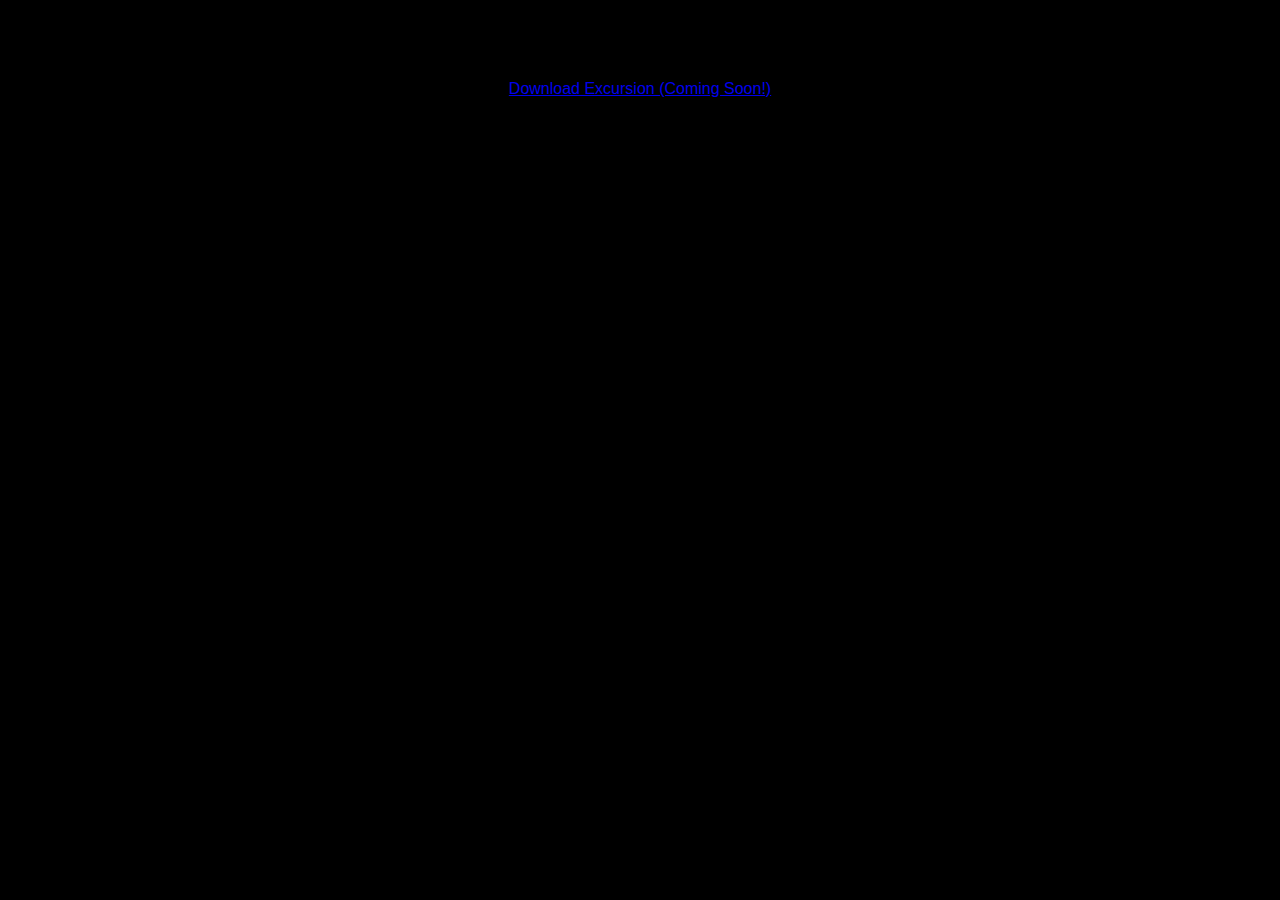
<file: index.html>
<!DOCTYPE html>
<html lang="en">
  <head>
    <meta charset="UTF-8" />
    <meta name="viewport" content="width=device-width, initial-scale=1.0" />
    <title>Excursion</title>
    <link rel="stylesheet" href="resources/css/style.css" />
  </head>
  <body>
    <h1>Discover hidden places in the world around you</h1>
    <p><a href="#">Download Excursion (Coming Soon!)</a></p>
  </body>
</html>
</file>
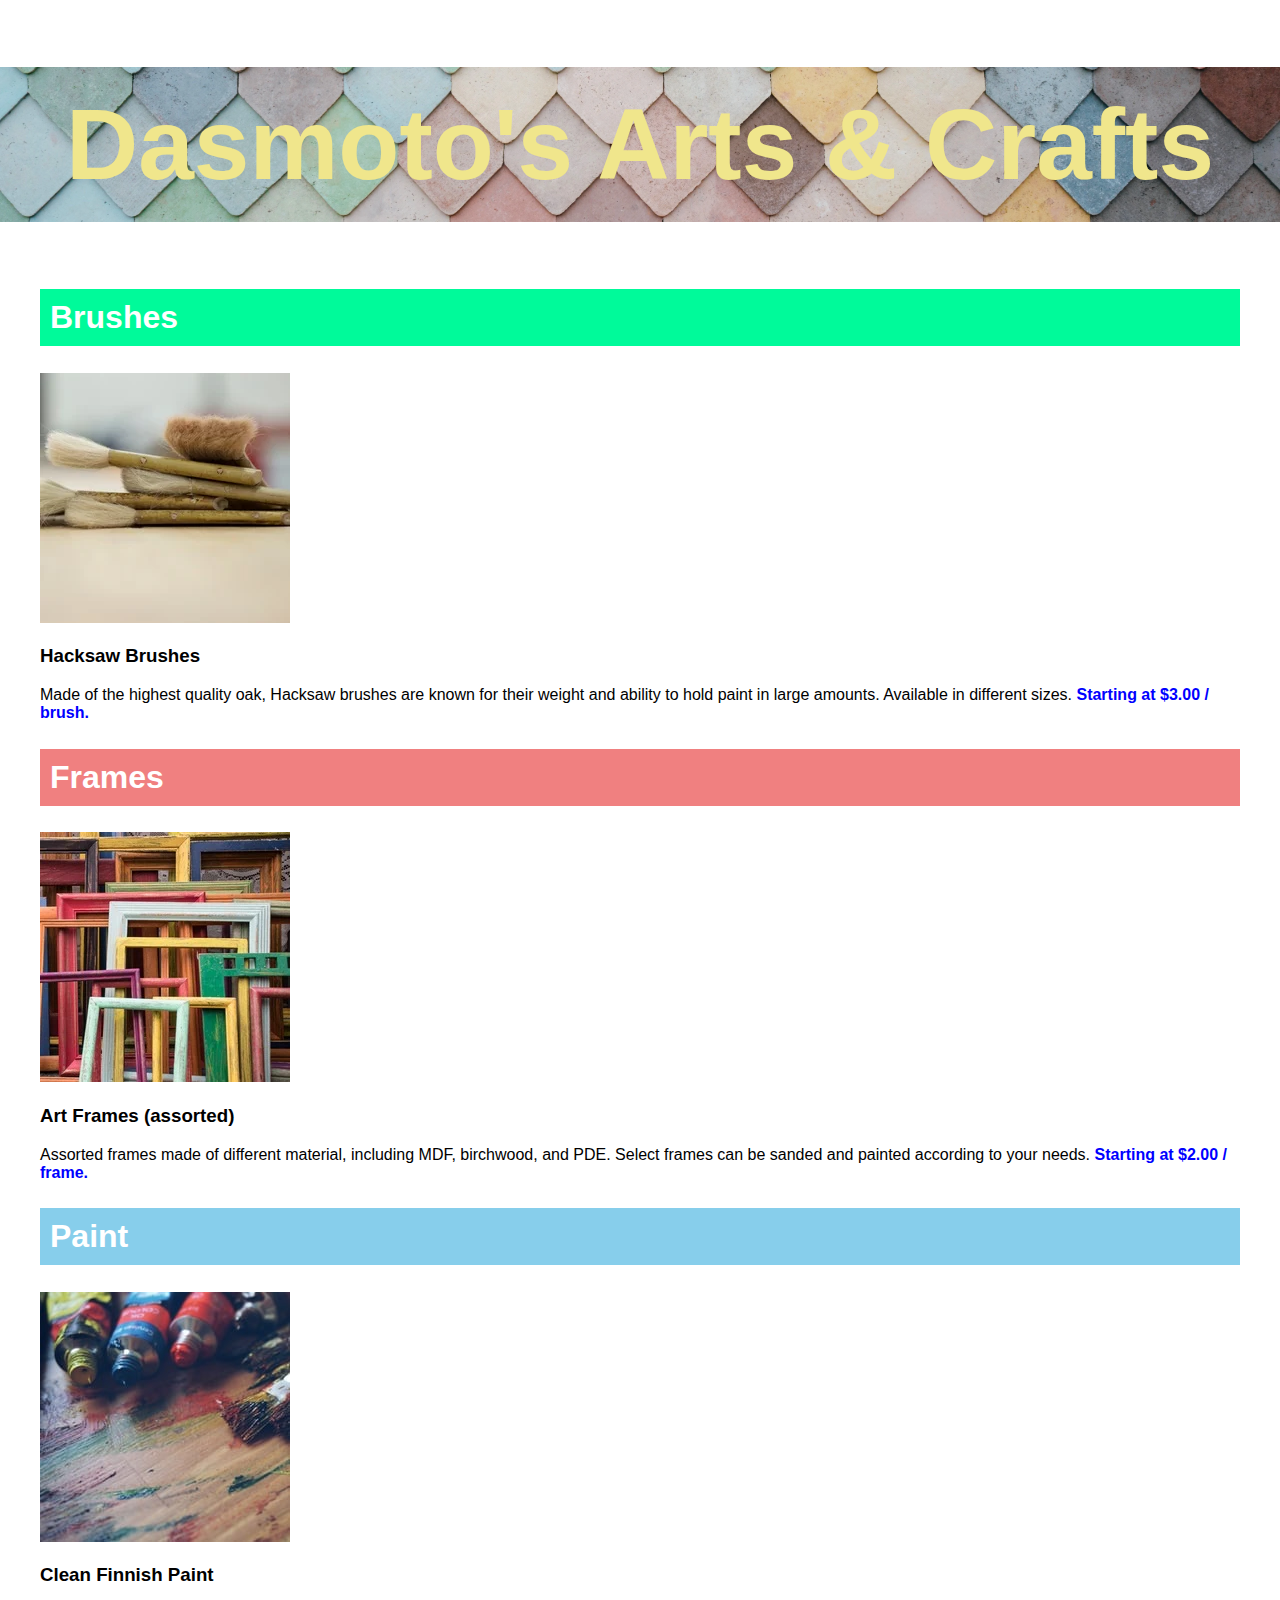
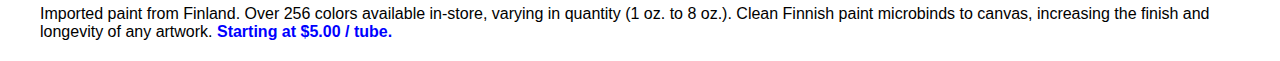
<file: dasmotos-arts/index.html>
<!DOCTYPE html>
<html lang="en">
  <head>
    <meta charset="UTF-8" />
    <meta name="viewport" content="width=device-width, initial-scale=1.0" />
    <title>Dasmoto's Arts & Crafts</title>
    <link rel="stylesheet" href="./resources/css/style.css" />
  </head>
  <body>
    <header>
      <h1>Dasmoto's Arts & Crafts</h1>
    </header>

    <main>
      <section class="item-section">
        <h2 class="brushes">Brushes</h2>
        <img
          src="./resources/images/image3.webp"
          alt="A stack of paintbrushes on a wooden surface."
        />
        <h3>Hacksaw Brushes</h3>
        <p>
          Made of the highest quality oak, Hacksaw brushes are known for their
          weight and ability to hold paint in large amounts. Available in
          different sizes. <span class="price">Starting at $3.00 / brush.</span>
        </p>
      </section>

      <section class="item-section">
        <h2 class="frames">Frames</h2>
        <img
          src="./resources/images/image2.webp"
          alt="A collection of assorted, multi-colored picture frames."
        />
        <h3>Art Frames (assorted)</h3>
        <p>
          Assorted frames made of different material, including MDF, birchwood,
          and PDE. Select frames can be sanded and painted according to your
          needs. <span class="price">Starting at $2.00 / frame.</span>
        </p>
      </section>

      <section class="item-section">
        <h2 class="paint">Paint</h2>
        <img
          src="./resources/images/image1.jpeg"
          alt="Tubes of paint lying on a painted surface."
        />
        <h3>Clean Finnish Paint</h3>
        <p>
          Imported paint from Finland. Over 256 colors available in-store,
          varying in quantity (1 oz. to 8 oz.). Clean Finnish paint microbinds
          to canvas, increasing the finish and longevity of any artwork.
          <span class="price">Starting at $5.00 / tube.</span>
        </p>
      </section>
    </main>
  </body>
</html>
</file>
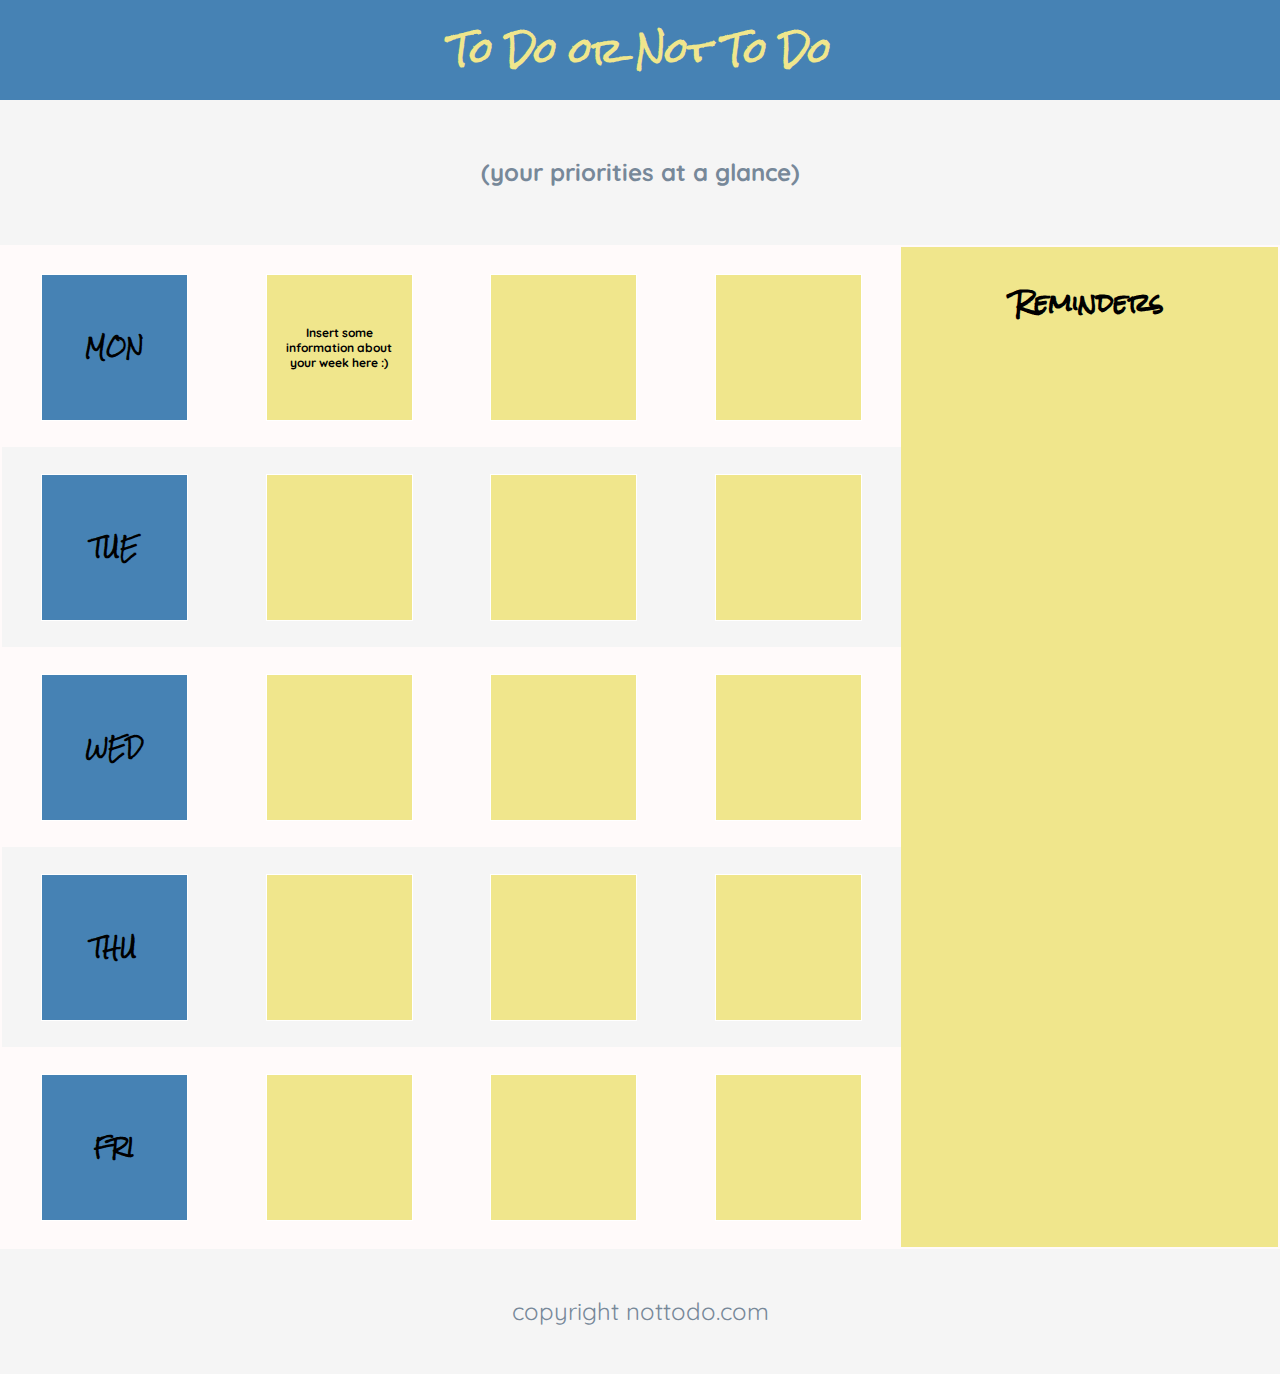
<file: Flexbox To-Do App/index.html>
<!DOCTYPE html>
<html>

<head>
  <title>To Do App</title>
  <link rel='stylesheet' href='style.css'>
  <link href='https://fonts.googleapis.com/css?family=Quicksand' rel='stylesheet'>
  <link href='https://fonts.googleapis.com/css?family=Rock+Salt' rel='stylesheet'>
</head>
<body>

  <!-- Header -->
  <div id='header'>
    <h1>To Do or Not To Do</h1>
    <h2 class='tagline'>(your priorities at a glance)</h2>
  </div>

  <!-- App Container -->
  <div class='container'>

    <!-- To Do Section -->
    <div class='week'>
      <div class='row secondary-background'>
        <div class='day square'><h3>MON</h3></div>
        <div class='task square'>
          <p> Insert some information about your week here :) </p>
        </div>
        <div class='task square'></div>
        <div class='task square'></div>
      </div>
      <div class='row'>
        <div class='day square'><h3>TUE</h3></div>
        <div class='task square'></div>
        <div class='task square'></div>
        <div class='task square'></div>
      </div>
      <div class='row secondary-background'>
        <div class='day square'><h3>WED</h3></div>
        <div class='task square'></div>
        <div class='task square'></div>
        <div class='task square'></div>
      </div>
      <div class='row'>
        <div class='day square'><h3>THU</h3></div>
        <div class='task square'></div>
        <div class='task square'></div>
        <div class='task square'></div>
      </div>
      <div class='row secondary-background'>
        <div class='day square'><h3>FRI</h3></div>
        <div class='task square'></div>
        <div class='task square'></div>
        <div class='task square'></div>
      </div>
    </div>

    <!-- Reminders Section -->
    <div class='reminders'>
      <h3>Reminders</h3>
    </div>
  </div>

  <!-- Footer -->
  <footer>
    <span class='tagline'>copyright nottodo.com</span>
  </footer>
</body>
</html>
</file>
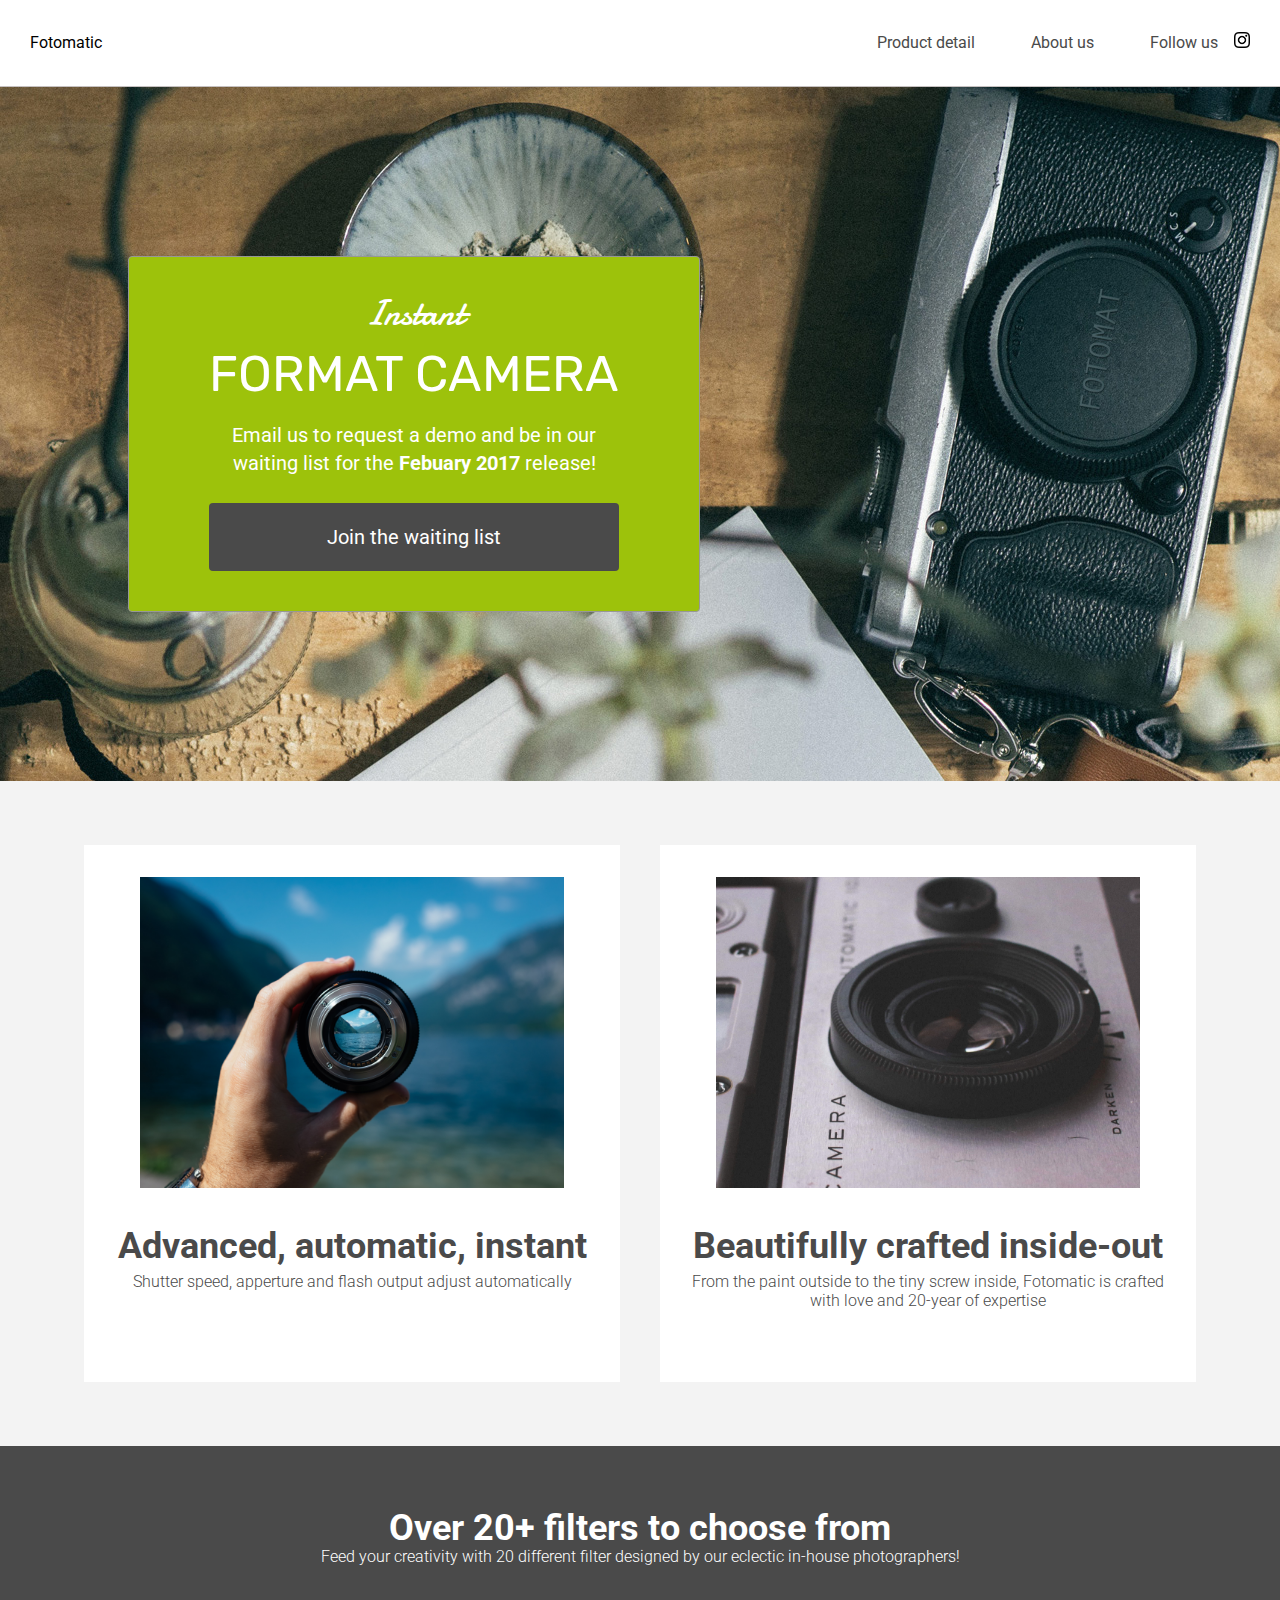
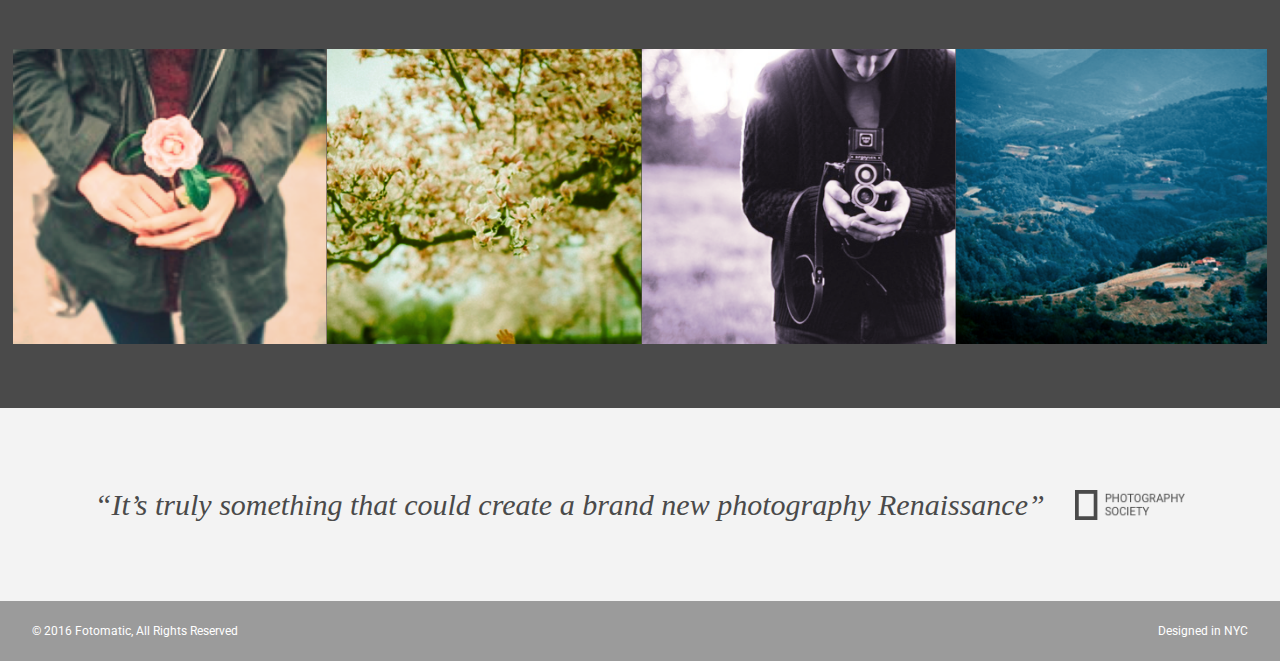
<file: Fotomatic/index.html>
<!DOCTYPE html>
<html>
<head>
  <link href="https://fonts.googleapis.com/css?family=Damion" rel="stylesheet">
  <link href="https://fonts.googleapis.com/css?family=Rubik" rel="stylesheet">
  <link href="https://fonts.googleapis.com/css?family=Roboto:300,400,600,700" rel="stylesheet">
  <link rel="stylesheet" href="./resources/css/reset.css">
  <link rel="stylesheet" href="./resources/css/style.css">
  <title>Fotomatic</title>
</head>
<body>
  <!-- Header -->
  <header>
    <div class="content">
      <a href="index.html" class="desktop logo">Fotomatic</a>
      <nav class="desktop">
        <ul>
          <li><a href="#">Product detail</a></li>
          <li><a href="#">About us</a></li>
          <li><a href="https://www.instagram.com/" target="_blank">Follow us <img class="icon" src="./resources/images/instagram.png"></a></li>
          <li><a href="#" class="button">Join us</a></li>
        </ul>
      </nav>
      <nav class="mobile">
        <ul>
          <li><a href="#"><img src="./resources/images/ic-logo.svg"></a></li>
          <li><a href="#"><img src="./resources/images/ic-product-detail.svg"></a></li>
          <li><a href="#"><img src="./resources/images/ic-about-us.svg"></a></li>
          <li><a href="#" class="button">Join us</a></li>
        </ul>
      </nav>
    </div>
  </header>

  <!-- Main Content -->
  <div class="main-content">

    <!-- Sign Up Section -->
    <div id="sign-up-section" class="banner">
      <div id="sign-up-cta">
        <div class="content center">
          <div class="header">
            <h2 class="cursive">Instant</h2>
            <h1 class="striking">FORMAT CAMERA</h1>
          </div>
          <div class="email">
            <span>
              Email us to request a demo and be in our waiting list for the <strong>Febuary 2017</strong> release!
            </span>
            <div class="button">Join the waiting list</div>
          </div>
        </div>
      </div>
    </div>

    <!-- Features Section -->
    <div id="features-section">
      <div class="feature">
        <div class="center">
          <div class="image-container">
            <img src="./resources/images/feature-1.png" />
          </div>
          <div class="content">
            <h2>Advanced, automatic, instant</h2>
            <h3>Shutter speed, apperture and flash output adjust automatically</h3>
          </div>
        </div>
      </div>
      <div class="feature">
        <div class="center">
          <div class="image-container">
            <img src="./resources/images/feature-2.png" />
          </div>
          <div class="content">
            <h2>Beautifully crafted inside-out</h2>
            <h3>From the paint outside to the tiny screw inside, Fotomatic is crafted with love and 20-year of expertise</h3>
          </div>
        </div>
      </div>
    </div>

    <!-- Filters Section -->
    <div id="filters-section">
      <div class="content center">
        <h2>Over 20+ filters to choose from</h2>
        <h3>Feed your creativity with 20 different filter designed by our eclectic in-house photographers!</h3>
      </div>
      <div class="images-container">
        <div class="image-container">
          <img src="./resources/images/filter-1.png" />
        </div>
        <div class="image-container">
          <img src="./resources/images/filter-2.png" />
        </div>
        <div class="image-container">
          <img src="./resources/images/filter-3.png" />
        </div>
        <div class="image-container extra">
          <img src="./resources/images/filter-4.png" />
        </div>
      </div>
    </div>

    <!-- Quotes Section -->
    <div id="quotes-section">
      <div class="content center">
        <span class="quote">“It’s truly something that could create a brand new photography Renaissance”</span>
        <img class="quote-citation" src="./resources/images/photography-logo.png" />
      </div>
    </div>

    <!--Footer-->
    <footer>
      <div class="content">
        <span class="copyright">© 2016  Fotomatic, All Rights Reserved</span>
        <span class="location">Designed in NYC</span>
      </div>
    </footer>

  </div>
</body>
</html>
</file>
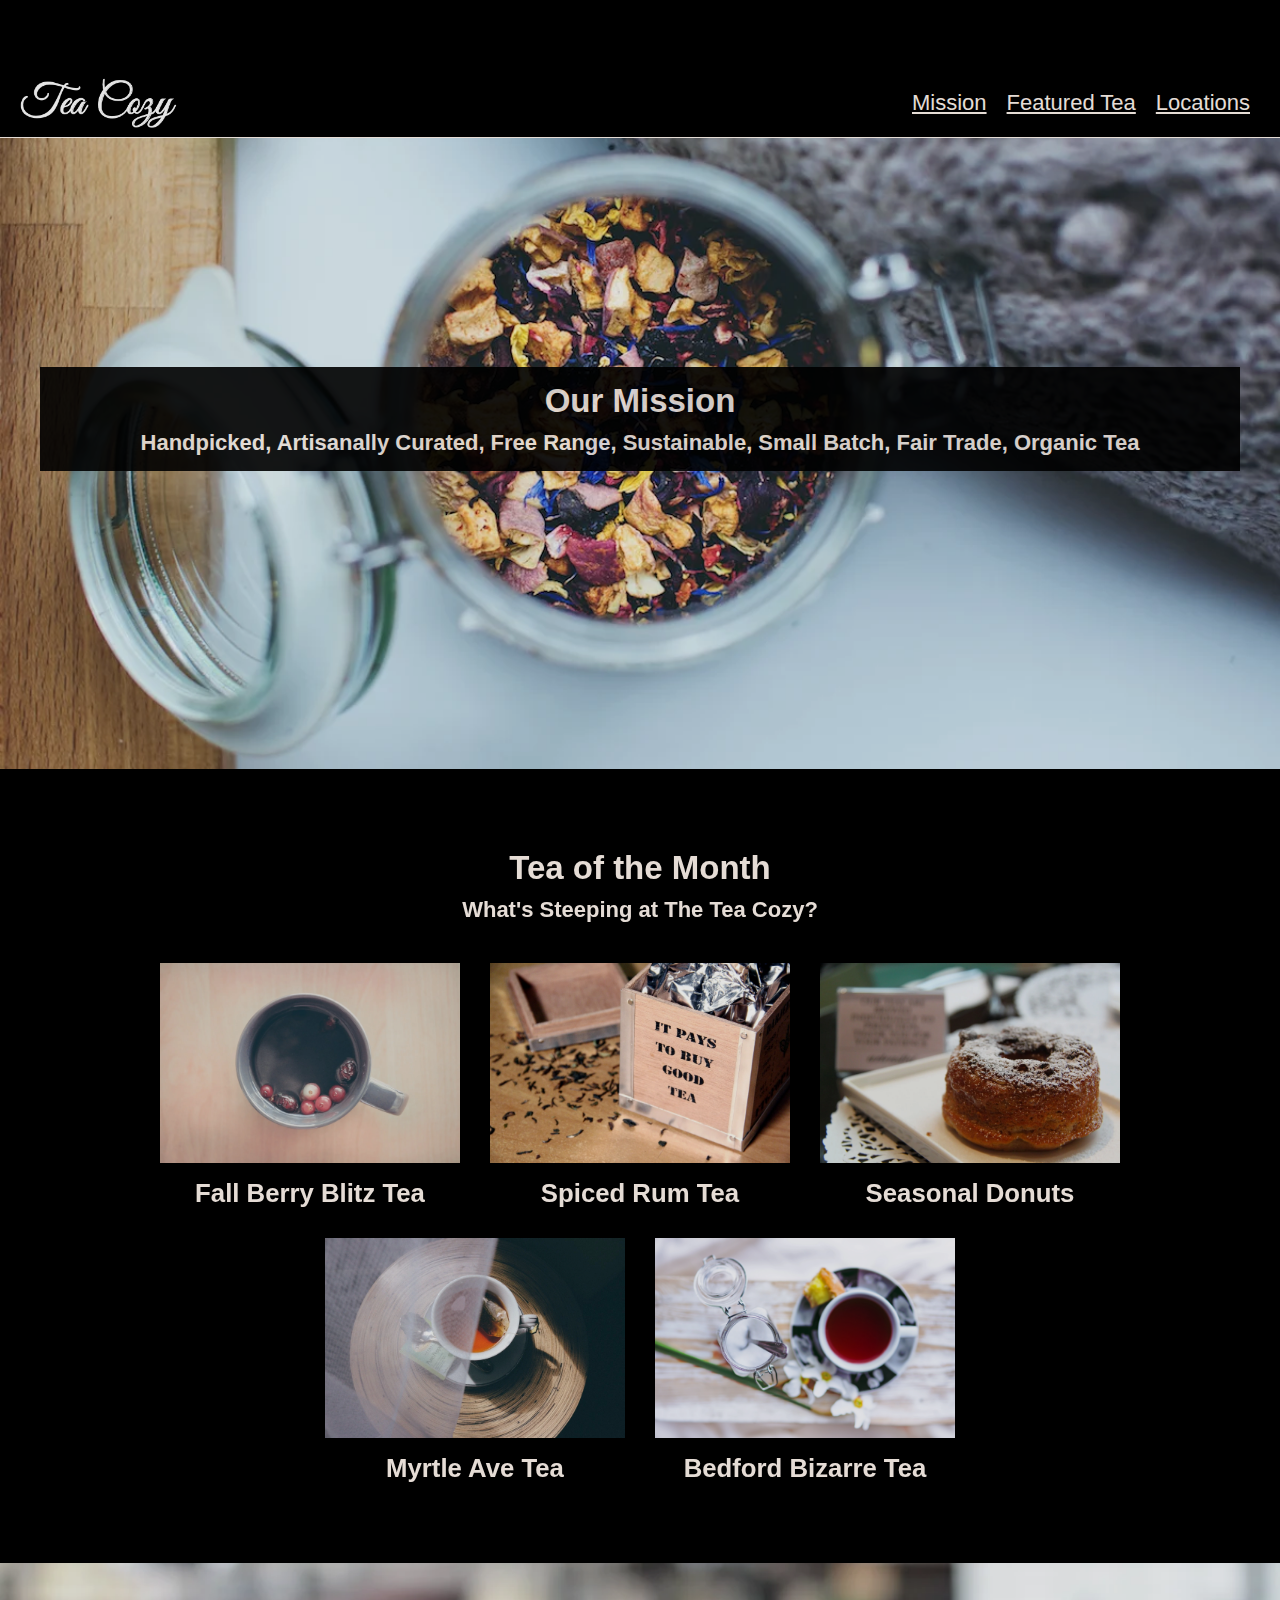
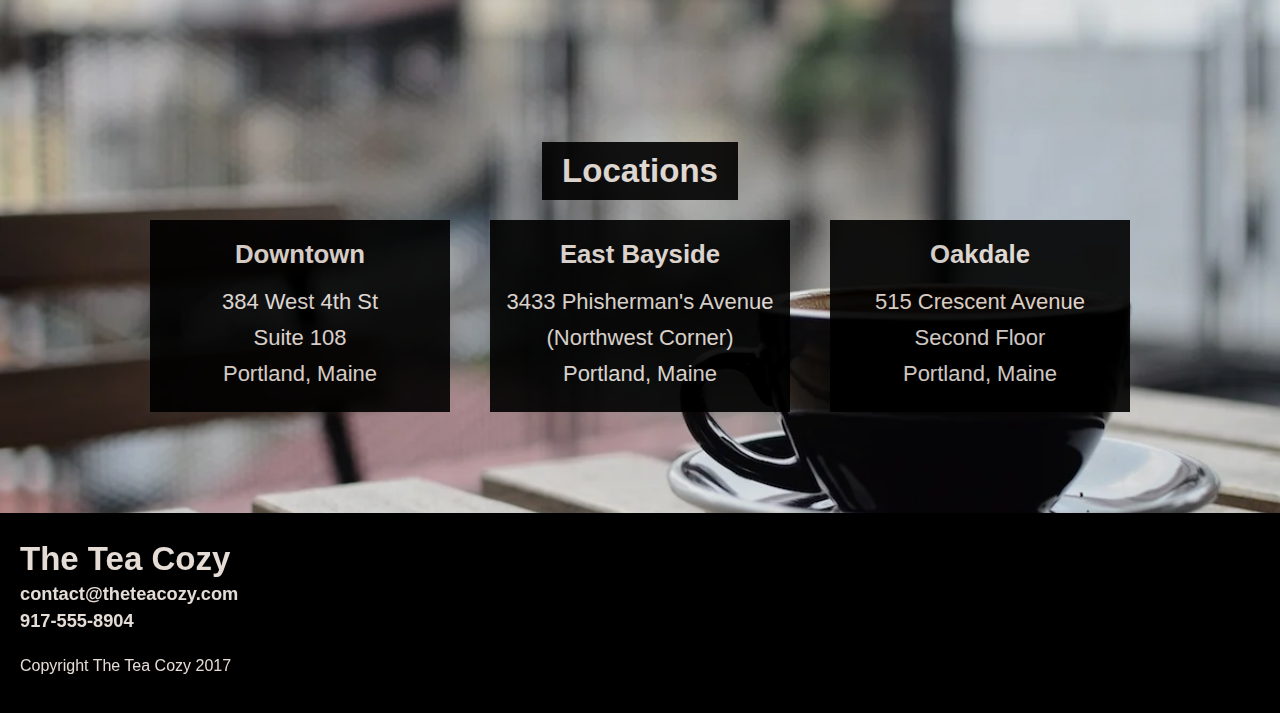
<file: TeaCozy/index.html>
<!DOCTYPE html>
<html lang="en">
<head>
    <meta charset="UTF-8">
    <meta name="viewport" content="width=device-width, initial-scale=1.0">
    <title>The Tea Cozy</title>
    <link rel="stylesheet" href="style.css">
</head>
<body>
    <header>
        <img src="images/logo.webp" alt="The Tea Cozy Logo" class="logo">
        <nav>
            <ul>
                <li><a href="#mission">Mission</a></li>
                <li><a href="#featured-tea">Featured Tea</a></li>
                <li><a href="#locations">Locations</a></li>
            </ul>
        </nav>
    </header>

    <main>
        <section id="mission" class="mission-section">
            <div class="mission-content">
                <h2>Our Mission</h2>
                <h4>Handpicked, Artisanally Curated, Free Range, Sustainable, Small Batch, Fair Trade, Organic Tea</h4>
            </div>
        </section>

        <section id="featured-tea" class="featured-tea-section">
            <h2>Tea of the Month</h2>
            <h4>What's Steeping at The Tea Cozy?</h4>
            <div class="tea-items">
                <div class="tea-item">
                    <img src="images/berryblitz.webp" alt="Fall Berry Blitz Tea">
                    <h3>Fall Berry Blitz Tea</h3>
                </div>
                <div class="tea-item">
                    <img src="images/spiced-rum.webp" alt="Spiced Rum Tea">
                    <h3>Spiced Rum Tea</h3>
                </div>
                <div class="tea-item">
                    <img src="images/donut.webp" alt="Seasonal Donuts">
                    <h3>Seasonal Donuts</h3>
                </div>
                <div class="tea-item">
                    <img src="images/myrtle-ave.webp" alt="Myrtle Ave Tea">
                    <h3>Myrtle Ave Tea</h3>
                </div>
                <div class="tea-item">
                    <img src="images/bedford-bizarre.webp" alt="Bedford Bizarre Tea">
                    <h3>Bedford Bizarre Tea</h3>
                </div>
            </div>
        </section>

        <section id="locations" class="locations-section">
            <h2>Locations</h2>
            <div class="location-cards">
                <div class="location-card">
                    <h3>Downtown</h3>
                    <p>384 West 4th St</p>
                    <p>Suite 108</p>
                    <p>Portland, Maine</p>
                </div>
                <div class="location-card">
                    <h3>East Bayside</h3>
                    <p>3433 Phisherman's Avenue</p>
                    <p>(Northwest Corner)</p>
                    <p>Portland, Maine</p>
                </div>
                <div class="location-card">
                    <h3>Oakdale</h3>
                    <p>515 Crescent Avenue</p>
                    <p>Second Floor</p>
                    <p>Portland, Maine</p>
                </div>
            </div>
        </section>
    </main>

    <footer>
        <div class="footer-content">
            <h2>The Tea Cozy</h2>
            <h5>contact@theteacozy.com</h5>
            <h5>917-555-8904</h5>
        </div>
        <p class="copyright">Copyright The Tea Cozy 2017</p>
    </footer>
</body>
</html>
</file>
<file: resources/css/style.css>
body{
    background-color: black;
    text-align: center;
    font-family: Verdana, Geneva, Tahoma, sans-serif;
}
/*Headings*/
.header--main{
    font-weight: normal;
    font-size: 50px;
    color: white;
}

.header--secondary{
    color: white;
    font-weight: 300;
    font-size: 42px;
}

.header--subheader{
    font-size: 21px;
    color: grey;
}

/*Links*/
.link--cta{
    font-size: 16px;
    color: aquamarine;
}
</file>
<file: dasmotos-arts/resources/css/style.css>
/* General Body Styles */
body {
    font-family: Helvetica, sans-serif;
    margin: 0;
}

/* Header Styling */
header h1 {
    font-size: 100px;
    font-weight: bold;
    color: khaki;
    text-align: center;
    background-image: url('../images/image4.webp');
    background-size: cover;
    background-position: center;
    padding: 20px 0;
}

/* General Section Styling */
.item-section {
    margin: 20px 40px;
}

.item-section h2 {
    font-size: 32px;
    font-weight: bold;
    color: white;
    padding: 10px;
}

.item-section h3 {
    font-weight: bold;
    color: black;
}

.item-section p {
    font-family: Helvetica;
}

/* Specific Section Colors */
.brushes {
    background-color: mediumspringgreen;
}

.frames {
    background-color: lightcoral;
}

.paint {
    background-color: skyblue;
}

/* Price Styling */
.price {
    font-weight: bold;
    color: blue;
}
</file>
<file: Flexbox To-Do App/style.css>
/* Universal Styles */
body {
  margin: 0px;
  background-color: whitesmoke;
  font-family: 'Rock Salt', cursive;
  text-align: center;
}

.secondary-background {
  background-color: snow;
}

.tagline {
  font-family: 'Quicksand', sans-serif;
  color: lightslategrey;
  line-height: 125px;
}

/* Header */
h1 {
  margin: 0;
  background-color: steelblue;
  line-height: 100px;
  color: khaki;
}

h2 {
  margin: 10px;
}

/* App Container */
.container {
  border: 2px solid snow;
  display:flex;
}

/* To Do Section */
.week {
  flex-grow:3;
  display:inline-flex;
  flex-direction:column;

}

.row {
  min-height: 200px;
  display: flex;
  flex-wrap:wrap;
  justify-content:space-around;
  align-items:center;
}

.square {
  display:flex;
  width: 125px;
  height: 125px;
  padding: 10px;
  justify-content:center;
  align-items:center;
}

.day.square {
  background-color: steelblue;
  border: 1px solid white;
}

.task.square {
  background-color: khaki;
  border: 1px solid white;
}

.task p {
  font-family: 'Quicksand', sans-serif;
  font-weight: 700;
  font-size: 12px;
}

/* Reminders */
.reminders {
  background-color: khaki;
  display:inline-flex;
  flex-grow:2;
}

.reminders h3 {
  width: 100%;
  margin: 10px;
  color: black;
  line-height: 90px;
  font-size: 24px;
}

/* Footer */
footer {
  font-size: 24px;
}
</file>
<file: Fotomatic/resources/css/style.css>
/* Universal Styles */

html {
  font-family: "Roboto", sans-serif;
  font-size: 16px;
}

.main-content {
  position: relative;
  top: 5.3125rem; /* To offset for fixed header. */
}

.center {
  text-align: center;
}

.button {
  border-radius: 4px;
  background-color: #4a4a4a;
  color: white;
}

.image-container {
  overflow: hidden;
}

.image-container img {
  display: block;
  max-width: 100%;
}

@media only screen and (max-width: 895px) {
  .main-content {
    top: 2.5625rem;
  }
}

/* Header */

header {
  position: fixed;
  z-index: 100;
  width: 100%;
  border-bottom: solid 1px #c6c1c1;
  background-color: white;
}

header .content {
  display: flex;
  align-items: center;
  padding: 1.875rem;
}

header .logo {
  flex: 1;
}

header nav ul {
  display: flex;
}

nav li {
  padding-left: 3.5rem;
}

nav a {
  vertical-align: bottom;
  line-height: 1.6;
  font-size: 1rem;
  color: #4a4a4a;
}

nav .button {
  padding: .1875rem .5rem;
  background-color: #9dc20b;
  line-height: 1.6;
  color: white;
}

nav li:last-child {
  display: none;
}

header .icon {
  width: 1rem;
  padding-left: .75rem;
}

header .mobile {
  display: none;
}

@media only screen and (max-width: 895px) {
  nav li:last-child {
    display: block;
  }

  header .content {
    padding: 1rem 1rem;
  }
}

@media only screen and (max-width: 600px) {
  header .desktop {
    display: none;
  }

  header .mobile {
    display: block;
    width: 100%;
  }

  header .content {
    padding: .5rem 0;
  }

  header .mobile ul {
    display: flex;
    justify-content: space-around;
    align-items: center;
    width: 100%;
  }

  header .mobile li {
    padding: 0;
  }
}

/* Sign Up Section */

#sign-up-section {
  display: flex;
  justify-content: flex-start;
  align-items: flex-start;
  height: 43.5rem;
  background-image: url('../images/banner-landingpage.jpg');
  background-position: bottom;
  background-size: cover;
  background-repeat: no-repeat;
}

#sign-up-cta {
  position: relative;
  top: 171px;
  left: 10%;
  padding: 0 5rem 2.5rem 5rem;
  border: solid 1px #979797;
  border-radius: 4px;
  background-color: #9dc20b;
}

#sign-up-cta .content {
  width: 25.625rem;
  margin-top: 2rem;
  font-family: "Roboto", sans-serif;
  font-size: 1.25rem;
  line-height: 1.4;
  color: white;
}

#sign-up-cta h1 {
  font-size: 3.125rem;
}

#sign-up-cta h2 {
  font-size: 2.25rem;
}

#sign-up-cta span strong {
  font-weight: bold;
}

#sign-up-cta .cursive {
  font-family: "Damion", cursive;
}

#sign-up-cta .striking {
  font-family: "Rubik", sans-serif;
  padding-bottom: .75rem;
}

#sign-up-cta .button {
  margin-top: 1.625rem;
  padding: 1.25rem 7.25rem;
}

@media only screen and (max-width: 895px) {
  #sign-up-section {
    align-items: center;
    justify-content: center;
    height: 28rem;
  }

  #sign-up-cta {
    position: static;
    width: auto;
    height: auto;
    background-color: transparent;
    border: none;
  }

  #sign-up-cta .content {
    margin-top: 0;
  }

  #sign-up-cta .email {
    display: none;
  }

  #sign-up-cta h1 {
    font-size: 3.125rem;
  }

  #sign-up-cta h2 {
    font-size: 2.25rem;
  }
}

@media only screen and (max-width: 600px) {
  #sign-up-section {
    height: 20rem;
  }

  #sign-up-cta h1 {
    font-size: 2.25rem;
  }

  #sign-up-cta h2 {
    font-size: 2rem;
  }
}

/* Features Section */

#features-section {
  display: flex;
  justify-content: space-between;
  padding: 4rem 5%;
  background-color: #f3f3f3;
}

.feature {
  flex: 1;
  padding: 2rem;
  margin: 0px 1.25rem;
  background-color: white;
}

.feature .image-container {
  width: 90%;
  height: 65%;
  margin: 0 auto;
}

.feature .content {
  padding: 2.5rem 0;
}

.feature h2 {
  padding-bottom: .5rem;
  font-size: 2.25rem;
  font-weight: bold;
  color: #4a4a4a;
}

.feature h3 {
  font-size: 1rem;
  line-height: 1.2;
  font-weight: 300;
  color: #4a4a4a;
}

@media only screen and (max-width: 895px) {
  #features-section {
    padding: 1rem;
  }

  .feature {
    margin: 0px .5rem;
    padding: 1rem;
  }

  .feature h2 {
    font-size: 2rem;
    line-height: 1.3;
  }

  .feature h3 {
    font-size: .875rem;
    line-height: 1.4;
  }
}

@media only screen and (max-width: 600px) {
  #features-section {
    flex-flow: column;
    padding: 0;
  }

  .feature {
    margin: 0;
    padding: 1.25rem 1rem 0 1rem;
  }

  .feature .content {
    padding: 1.25rem 0 1.875rem 0;
  }
}

/* Filters Section */

#filters-section {
  padding: 4rem 0;
  background-color: #4a4a4a;
}

#filters-section .content {
  padding: 0 .625rem;
  margin-bottom: 5rem;
}

#filters-section .content h2 {
  font-size: 2.25rem;
  font-weight: bold;
  color: white;
}

#filters-section .content h3 {
  font-size: 1rem;
  line-height: 1.4;
  font-weight: 300;
  color: white;
}

#filters-section .images-container {
  display: flex;
  max-width: 100%;
  padding: 0 1%;
}

@media only screen and (max-width: 600px) {
  #filters-section {
    padding: 1.5rem 0 0 0;
  }

  #filters-section .content {
    margin-bottom: 1rem;
  }

  #filters-section .content h2 {
    padding-bottom: .625rem;
    font-size: 1.125rem;
    line-height: 1.3;
    font-weight: normal;
  }

  #filters-section .content h3 {
    font-size: .875rem;
    line-height: 1.4;
  }

  #filters-section .images-container {
    padding: 0;
  }

  #filters-section .extra {
    display: none;
  }
}

/* Quotes Section */

#quotes-section {
  background-color: #f3f3f3;
}

#quotes-section .content {
  display: flex;
  align-items: center;
  justify-content: center;
  padding: 5rem 1.5rem;
}

#quotes-section .quote {
  padding-right: 1.875rem;
  font-family: "Palatino", serif;
  font-size: 1.875rem;
  line-height: 1.1;
  font-style: italic;
  color: #4a4a4a;
}

#quotes-section .quote-citation {
  height: 1.875rem;
}

@media only screen and (max-width: 895px) {
  #quotes-section .content {
    padding: 3rem 1.5rem;
  }
}

@media only screen and (max-width: 600px) {
  #quotes-section .content {
    flex-flow: column;
    padding: 1.875rem .625rem;
  }

  #quotes-section .quote {
    font-size: 1.5rem;
    line-height: 1.4;
  }

  #quotes-section .quote-citation {
    display: block;
    padding-top: 1rem;
    margin: auto;
  }
}

/* Footer */

footer {
  background-color: #9b9b9b;
  padding: 1.5rem 2rem;
}

footer .content {
  color: white;
  display: flex;
  font-size: .75rem;
}

footer .copyright {
  flex-grow: 1;
}

@media only screen and (max-width: 600px) {
  footer .content {
    font-size: .625rem;
  }
}
</file>
<file: TeaCozy/style.css>
/* General Styling */
body {
    font-family: Helvetica, sans-serif;
    font-size: 22px;
    color: seashell;
    background-color: black;
    opacity: 0.9;
    margin: 0;
    text-align: center;
}

/* Header */
header {
    display: flex;
    justify-content: space-between;
    align-items: center;
    height: 69px;
    border-bottom: 1px solid seashell;
    position: fixed;
    width: 100%;
    background-color: black;
    z-index: 1000;
    padding: 0 10px; /* Add some padding for smaller screens */
    box-sizing: border-box; /* Include padding in width */
}

.logo {
    height: 50px;
    margin-left: 10px;
}

nav ul {
    list-style: none;
    margin: 0;
    padding: 0;
    display: flex;
}

nav ul li {
    margin-right: 20px;
}

nav ul li a {
    color: seashell;
    text-decoration: underline;
}

/* Mission Section */
.mission-section {
    background-image: url('images/mission-background.webp');
    background-size: cover;
    background-position: center;
    height: 700px;
    display: flex;
    align-items: center;
    justify-content: center;
    margin-top: 69px; /* To account for fixed header */
}

.mission-content {
    background-color: black;
    opacity: 0.9;
    width: 1200px;
    padding: 10px 0;
    display: flex;
    flex-direction: column;
    justify-content: center;
    align-items: center;
}

.mission-content h2,
.mission-content h4 {
    margin: 0;
    padding: 5px 0;
}

/* Featured Tea Section */
.featured-tea-section {
    display: flex;
    flex-direction: column;
    align-items: center;
    padding: 80px 0; /* Adjusted from 50px based on spec to give more space */
    width: 1000px;
    margin: 0 auto;
}

.featured-tea-section h2,
.featured-tea-section h4 {
    margin: 0;
    padding-bottom: 10px;
}

.tea-items {
    display: flex;
    flex-wrap: wrap;
    justify-content: center;
    gap: 30px; /* Space between items */
    margin-top: 30px; /* Space between text and images */
}

.tea-item {
    text-align: center;
    width: 300px; /* Each item is 300px wide */
}

.tea-item img {
    width: 100%; /* Make images fill their container */
    height: 200px;
    object-fit: cover; /* Ensure images cover the area without distortion */
    margin-bottom: 10px;
}

.tea-item h3 {
    margin: 0;
}

/* Locations Section */
.locations-section {
    background-image: url('images/locations-background.webp');
    background-size: cover;
    background-position: center;
    height: 500px;
    display: flex;
    flex-direction: column;
    align-items: center;
    justify-content: center;
    padding-top: 50px;
}

.locations-section h2 {
    margin-bottom: 20px;
    background-color: black;
    opacity: 0.9;
    padding: 10px 20px;
}

.location-cards {
    display: flex;
    justify-content: center;
    gap: 40px; /* Space between location cards */
    width: 100%; /* Ensure cards are centered within section */
    max-width: 1000px; /* Limit overall width if needed */
}

.location-card {
    background-color: black;
    opacity: 0.9;
    width: 300px;
    padding: 20px 0;
    display: flex;
    flex-direction: column;
    justify-content: center;
    align-items: center;
}

.location-card h3 {
    margin-top: 0;
    margin-bottom: 15px;
}

.location-card p {
    margin: 5px 0;
}

/* Footer */
footer {
    display: flex;
    flex-direction: column;
    align-items: flex-start; /* Align content to the left as per spec */
    padding-left: 20px; /* 20px from the left */
    height: 200px;
    justify-content: center;
}

.footer-content {
    text-align: left;
    margin-bottom: 10px; /* Space between contact info and copyright */
}

.footer-content h2,
.footer-content h5 {
    margin: 5px 0;
}

.copyright {
    text-align: left;
    margin-top: 10px;
    font-size: 16px; /* Smaller font for copyright */
}
</file>
